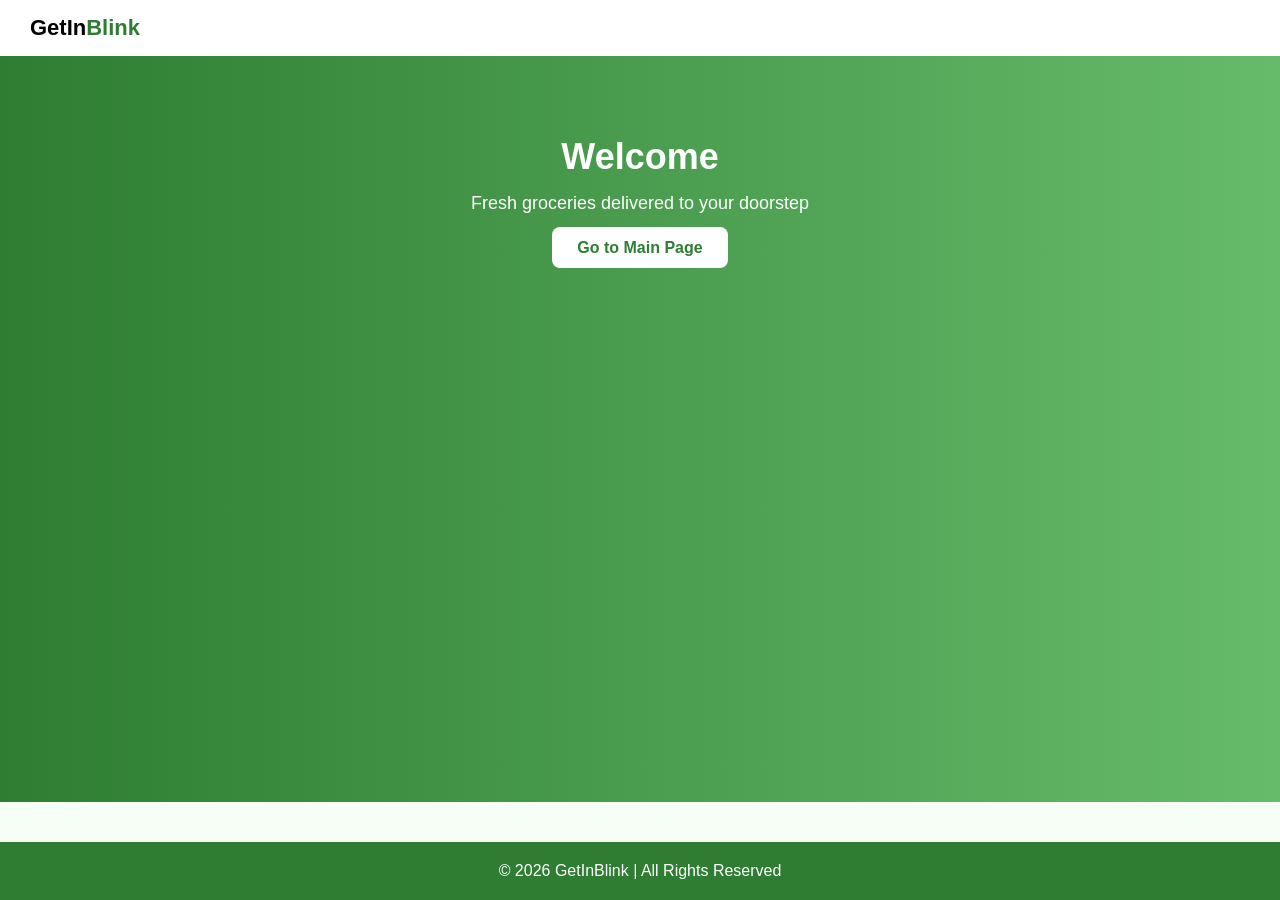
<file: index.html>
<!DOCTYPE html>
<html>
<head>
  <title>My Site</title>
  <link rel="stylesheet" href="./style.css">
</head>
<body>

  <!-- HEADER -->
  <div class="header">
    <div class="logo">GetIn<span>Blink</span></div>
  </div>

  <!-- HERO SECTION -->
  <div class="hero">
    <h1>Welcome</h1>
    <p>Fresh groceries delivered to your doorstep</p>
    <a href="./Main/index.html">Go to Main Page</a>
  </div>

  <!-- FOOTER -->
  <div class="footer">
    © 2026 GetInBlink | All Rights Reserved
  </div>

</body>
</html>
</file>
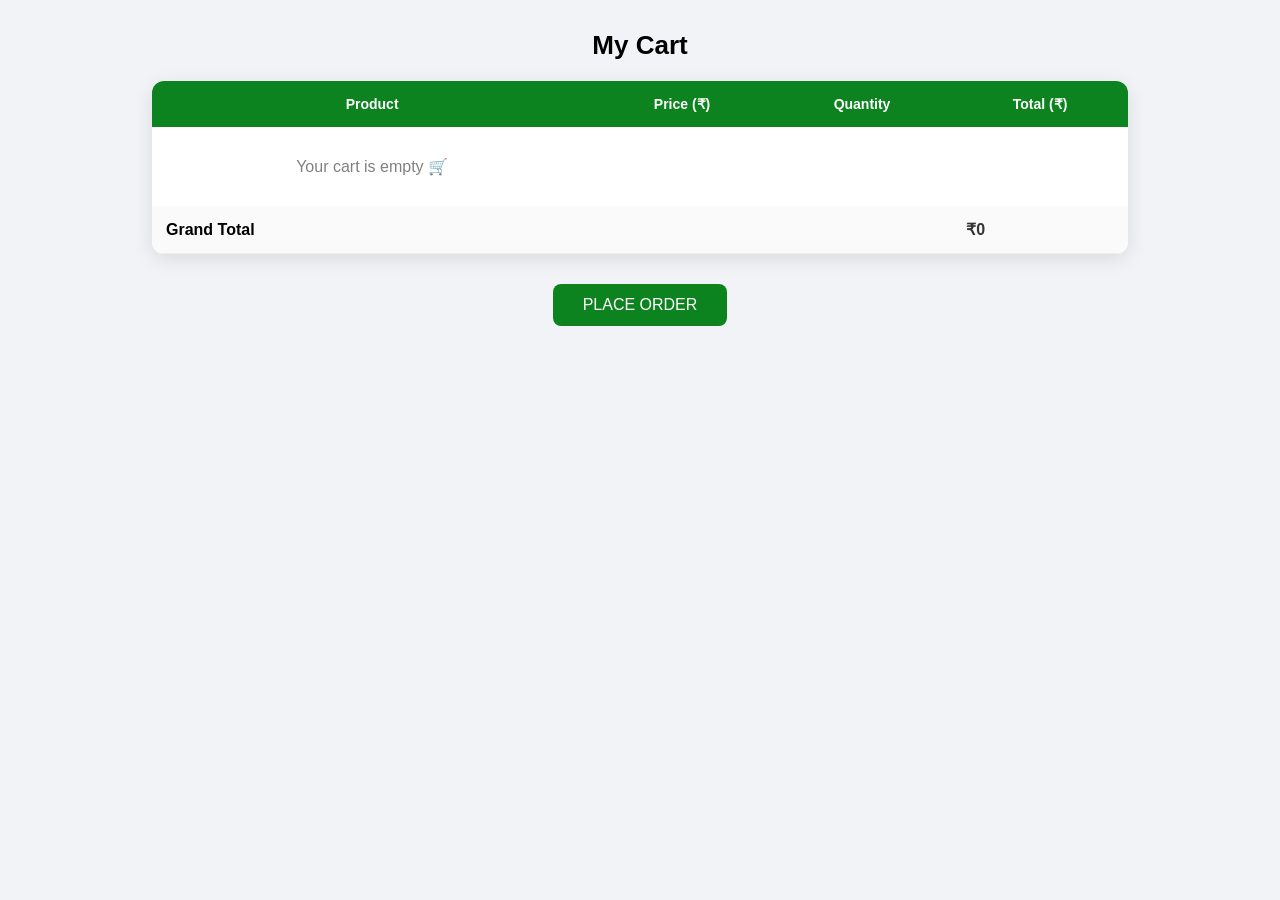
<file: Cart/Index.html>
<!DOCTYPE html>
<html lang="en">
<head>
    <meta charset="UTF-8">
    <title>My Cart</title>
    <link rel="stylesheet" href="./style.css">
</head>
<body>
<h2>My Cart</h2>
<table>
    <thead>
        <tr>
            <th>Product</th>
            <th>Price (₹)</th>
            <th>Quantity</th>
            <th>Total (₹)</th>
        </tr>
    </thead>
    <tbody id="cart-items"></tbody>
    <tfoot>
        <tr>
            <td colspan="3" class="total">Grand Total</td>
            <td class="total" id="grand-total">₹0</td>
        </tr>
    </tfoot>
</table>
<button onclick="clearCart()">PLACE ORDER</button>


<script src="./script.js"></script>
</body>
</html>
</file>
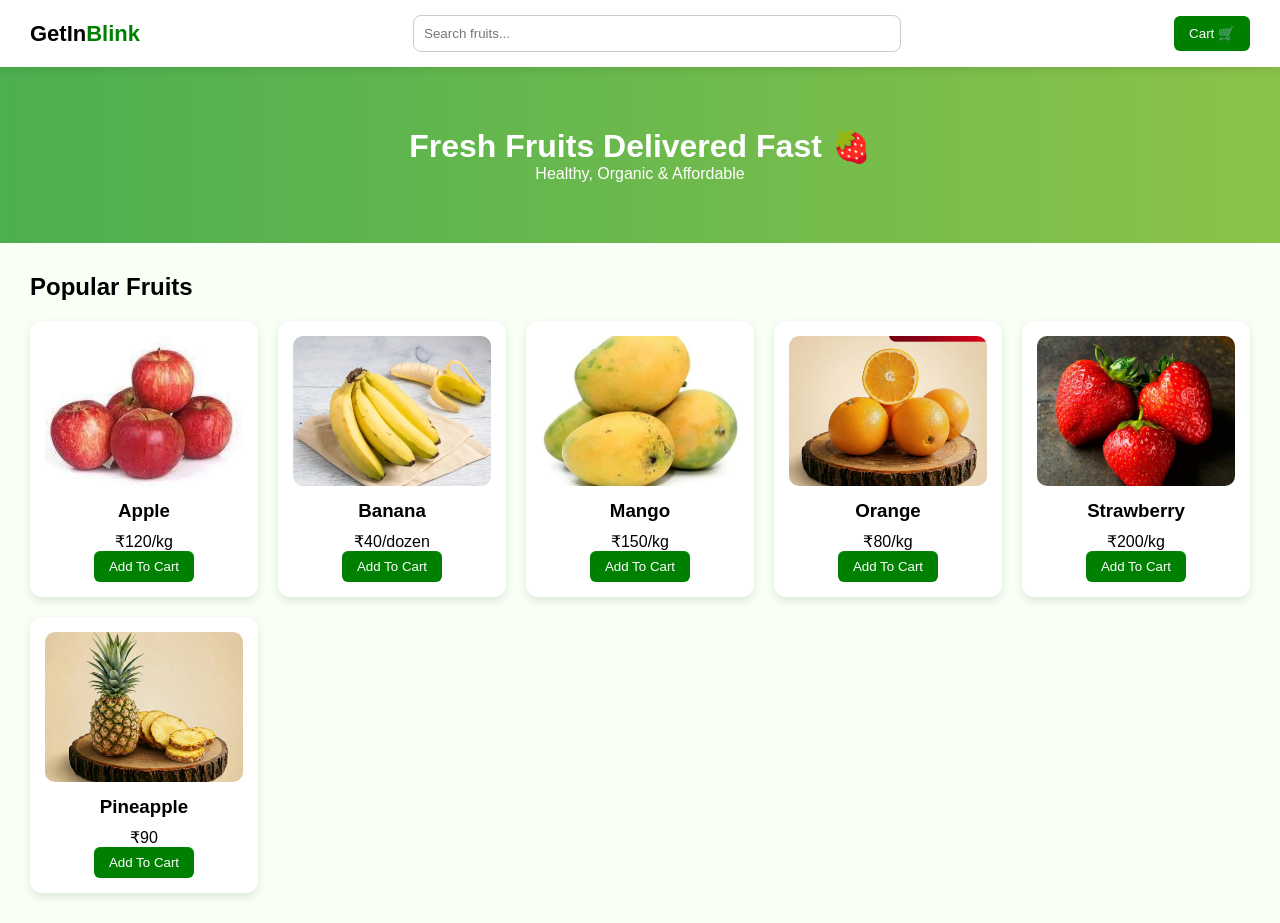
<file: fruit/Index.html>
<!DOCTYPE html>
<html lang="en">
<head>
<meta charset="UTF-8">
<meta name="viewport" content="width=device-width, initial-scale=1.0">
<title>Fresh Fruits Store</title>
<link rel="stylesheet" href="./style.css">
</head>

<body>

<!-- HEADER -->
<header class="header">
    <div class="logo">GetIn<span>Blink</span></div>
    <input type="text" placeholder="Search fruits..." class="search">
    <a href="../Cart/Index.html"><button class="cart">Cart 🛒</button></a>
</header>

<!-- HERO -->
<section class="hero">
    <h1>Fresh Fruits Delivered Fast 🍓</h1>
    <p>Healthy, Organic & Affordable</p>
</section>

<!-- PRODUCTS -->
<section class="products">

    <h2>Popular Fruits</h2>

    <div class="grid">

        <div class="card">
            <img src="./image/apple.jpeg">
            <h3>Apple</h3>
            <p>₹120/kg</p>
            <button id="add_cart" onclick="addToCart('Apple', 120)">Add To Cart</button>
        </div>

        <div class="card">
            <img src="./image/banana.webp">
            <h3>Banana</h3>
            <p>₹40/dozen</p>
            <button id="add_cart" onclick="addToCart('Banana', 40)">Add To Cart</button>
        </div>

        <div class="card">
            <img src="./image/mango.webp">
            <h3>Mango</h3>
            <p>₹150/kg</p>
            <button id="add_cart" onclick="addToCart('Mango', 150)">Add To Cart</button>
        </div>

        <div class="card">
            <img src="./image/orange.webp">
            <h3>Orange</h3>
            <p>₹80/kg</p>
            <button id="add_cart" onclick="addToCart('Orange', 80)">Add To Cart</button>
        </div>

        <div class="card">
            <img src="./image/strawberry.webp">
            <h3>Strawberry</h3>
            <p>₹200/kg</p>
            <button id="add_cart" onclick="addToCart('Strawberry', 200)">Add To Cart</button>
        </div>

        <div class="card">
            <img src="./image/pinapple.webp">
            <h3>Pineapple</h3>
            <p>₹90</p>
            <button id="add_cart" onclick="addToCart('Pineapple', 90)">Add To Cart</button>
        </div>

    </div>

</section>
<script>
    // Load cart from localStorage or create empty cart
let cart = JSON.parse(localStorage.getItem("cart")) || [];

function addToCart(productName, price) {
    // Check if product already exists
    let existingProduct = cart.find(item => item.name === productName);

    if (existingProduct) {
        existingProduct.quantity += 1;
    } else {
        cart.push({
            name: productName,
            price: price,
            quantity: 1
        });
    }

    // Save to localStorage
    localStorage.setItem("cart", JSON.stringify(cart));

    alert(productName + " added to cart!");
    console.log(cart);
}

</script>
</body>
</html>
</file>
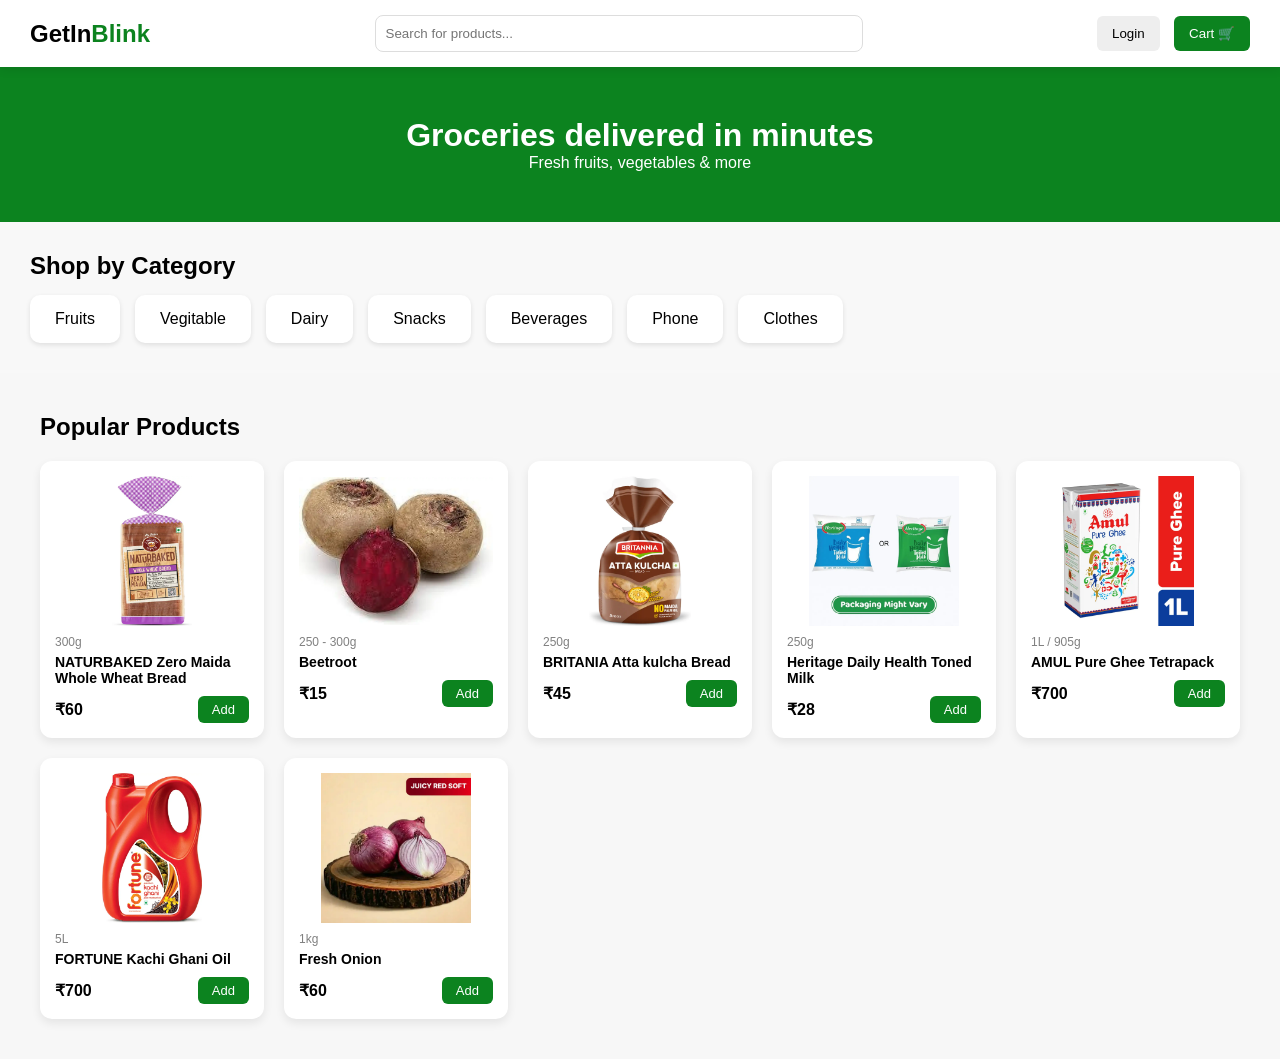
<file: Main/index.html>
<!DOCTYPE html>
<html lang="en">
<head>
    <meta charset="UTF-8">
    <meta name="viewport" content="width=device-width, initial-scale=1.0">
    <title>Get In Blink</title>
    <link rel="stylesheet" href="style.css">
</head>
<body>

<!-- HEADER -->
<header class="header">
    <div class="logo">GetIn<span>Blink</span></div>
    
    <input type="text" placeholder="Search for products..." class="search">

    <div class="header-right">
        <button class="login">Login</button>
        <a href="../Cart/Index.html"><button class="cart">Cart 🛒</button></a>
    </div>
</header>

<!-- BANNER -->
<section class="banner">
    <h1>Groceries delivered in minutes</h1>
    <p>Fresh fruits, vegetables & more</p>
</section>

<!-- CATEGORIES -->
<section class="categories">
    <h2>Shop by Category</h2>
    <div class="category-container">
        <a href="../fruit/Index.html" class="category">Fruits</a>
        <a href="../vegitable/index.html" class="category">Vegitable</a>
        <div class="category">Dairy</div>
        <div class="category">Snacks</div>
        <div class="category">Beverages</div>
        <a href="../Phone/Phone/index.html" class="category">Phone</a>
        <div class="category">Clothes</div>
    </div>
</section>

<!-- PRODUCTS -->
<div class="products">
    <h2 class="products_heading">Popular Products</h2>
    <div class="product-grid">
        
        <div class="product-card">
            <img src="./image/Bread Image.webp">
            <p class="weight">300g</p>
            <h3>NATURBAKED Zero Maida Whole Wheat Bread</h3>
            <div class="price-cart">
                <p>₹60</p>
                <button onclick="addToCart('Bread', 60)">Add</button>
            </div>
        </div>

        <div class="product-card">
            <img src="./image/Beetroot image.webp">
            <p class="weight">250 - 300g</p>
            <h3>Beetroot</h3>
            <div class="price-cart">
                <p>₹15</p>
                <button onclick="addToCart('Beetroot', 15)">Add</button>
            </div>
        </div>

        <div class="product-card">
            <img src="./image/Kulcha Image.webp">
            <p class="weight">250g</p>
            <h3>BRITANIA Atta kulcha Bread</h3>
            <div class="price-cart">
                <p>₹45</p>
                <button onclick="addToCart('kulcha', 45)">Add</button>
            </div>
        </div>

        <div class="product-card">
            <img src="./image/Milk Image.webp">
            <p class="weight">250g</p>
            <h3>Heritage Daily Health Toned Milk</h3>
            <div class="price-cart">
                <p>₹28</p>
                <button onclick="addToCart('Milk', 28)">Add</button>
            </div>
        </div>

        <div class="product-card">
            <img src="./image/Ghee Image.webp">
            <p class="weight">1L / 905g</p>
            <h3>AMUL Pure Ghee Tetrapack</h3>
            <div class="price-cart">
                <p>₹700</p>
                <button onclick="addToCart('Ghee', 700)">Add</button>
            </div>
        </div>

        <div class="product-card">
            <img src="./image/oil Image.webp">
            <p class="weight">5L</p>
            <h3>FORTUNE Kachi Ghani Oil</h3>
            <div class="price-cart">
                <p>₹700</p>
                <button onclick="addToCart('Oil', 700)">Add</button>
            </div>
        </div>

        <div class="product-card">
            <img src="./image/Onion Image.webp">
            <p class="weight">1kg</p>
            <h3>Fresh Onion</h3>
            <div class="price-cart">
                <p>₹60</p>
                <button onclick="addToCart('Onion', 60)">Add</button>
            </div>
        </div>

    </div>
</div>
<script>
function addToCart(name, price) {
    let cart = JSON.parse(localStorage.getItem("cart")) || [];

    let existingProduct = cart.find(item => item.name === name);

    if (existingProduct) {
        existingProduct.quantity += 1;
    } else {
        cart.push({
            name: name,
            price: price,
            quantity: 1
        });
    }

    localStorage.setItem("cart", JSON.stringify(cart));
    alert(name + " added to cart");
}
</script>

</body>
</html>
</file>
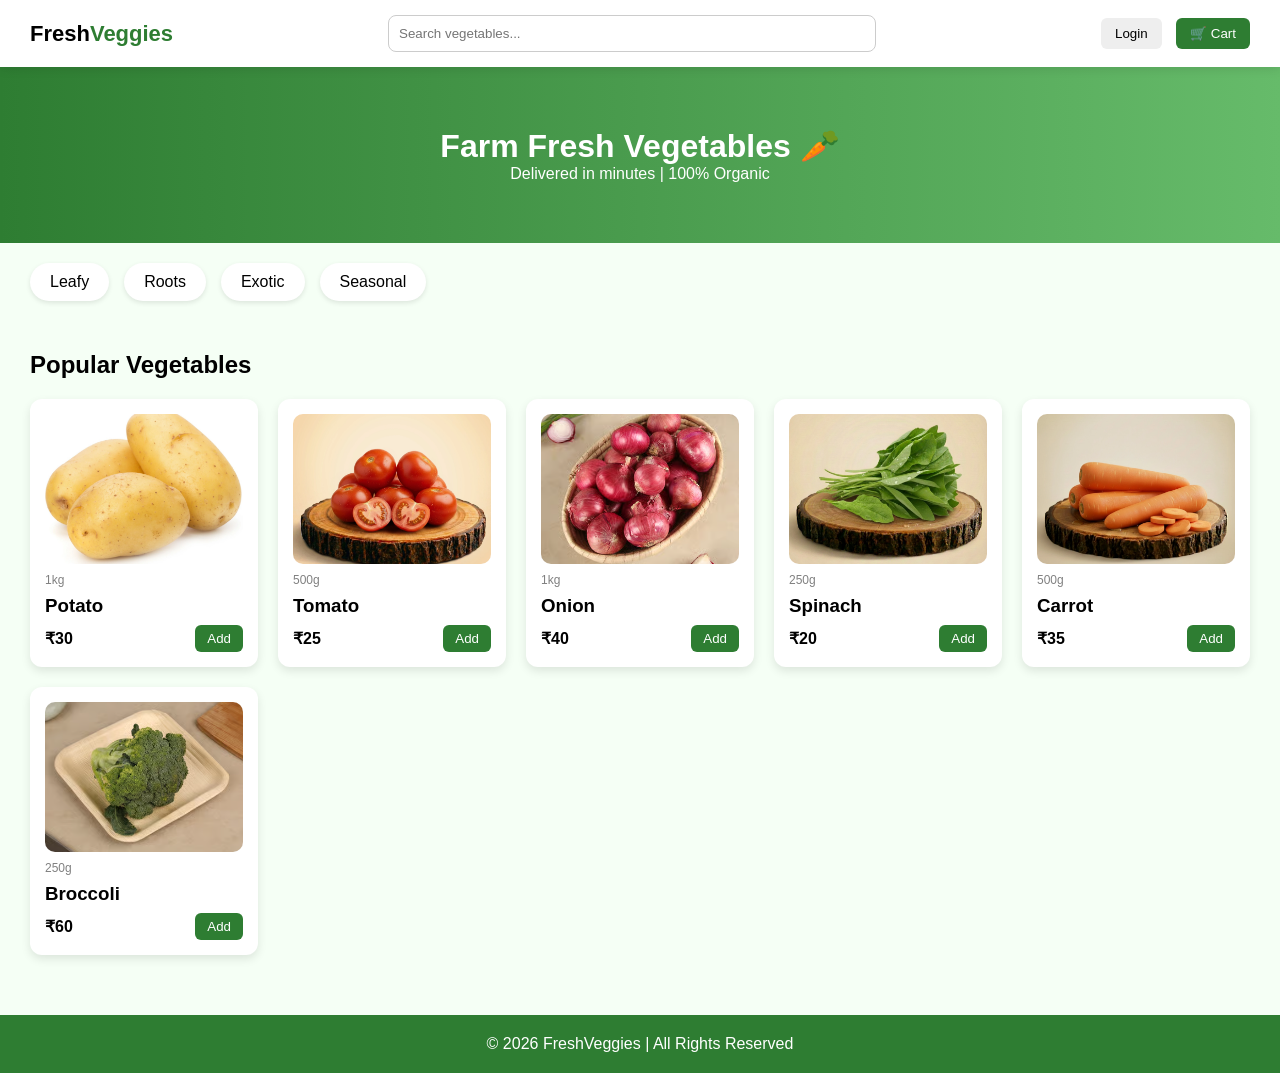
<file: vegitable/index.html>
<!DOCTYPE html>
<html lang="en">
<head>
<meta charset="UTF-8">
<meta name="viewport" content="width=device-width, initial-scale=1.0">
<title>Fresh Vegetables</title>
<link rel="stylesheet" href="style.css">
</head>

<body>

<!-- HEADER -->
<header class="header">
    <div class="logo">Fresh<span>Veggies</span></div>
    <input type="text" placeholder="Search vegetables..." class="search">
    <div class="header-btns">
        <button class="login">Login</button>
        <a href="../Cart/Index.html"><button class="cart">🛒 Cart</button></a>
    </div>
</header>

<!-- HERO -->
<section class="hero">
    <h1>Farm Fresh Vegetables 🥕</h1>
    <p>Delivered in minutes | 100% Organic</p>
</section>

<!-- CATEGORY -->
<section class="categories">
    <div class="cat">Leafy</div>
    <div class="cat">Roots</div>
    <div class="cat">Exotic</div>
    <div class="cat">Seasonal</div>
</section>

<!-- PRODUCTS -->
<section class="products">
    <h2>Popular Vegetables</h2>

    <div class="grid">

        <div class="card">
            <img src="./image/potato.webp">
            <p class="weight">1kg</p>
            <h3>Potato</h3>
            <div class="price-row">
                <span>₹30</span>
                <button onclick="addToCart('Potato', 30)" >Add</button>
            </div>
        </div>

        <div class="card">
            <img src="./image/tomato.webp">
            <p class="weight">500g</p>
            <h3>Tomato</h3>
            <div class="price-row">
                <span>₹25</span>
                <button onclick="addToCart('Tomato', 25)">Add</button>
            </div>
        </div>

        <div class="card">
            <img src="./image/onion.avif">
            <p class="weight">1kg</p>
            <h3>Onion</h3>
            <div class="price-row">
                <span>₹40</span>
                <button onclick="addToCart('Onion', 40)" >Add</button>
            </div>
        </div>

        <div class="card">
            <img src="./image/spnich.webp">
            <p class="weight">250g</p>
            <h3>Spinach</h3>
            <div class="price-row">
                <span>₹20</span>
                <button onclick="addToCart('Spinach', 20)" >Add</button>
            </div>
        </div>

        <div class="card">
            <img src="./image/carrot.webp">
            <p class="weight">500g</p>
            <h3>Carrot</h3>
            <div class="price-row">
                <span>₹35</span>
                <button onclick="addToCart('Carrot', 35)" >Add</button>
            </div>
        </div>

        <div class="card">
            <img src="./image/broccoli.avif">
            <p class="weight">250g</p>
            <h3>Broccoli</h3>
            <div class="price-row">
                <span>₹60</span>
                <button onclick="addToCart('Broccoli', 60)" >Add</button>
            </div>
        </div>

    </div>
</section>

<!-- FOOTER -->
<footer class="footer">
    <p>© 2026 FreshVeggies | All Rights Reserved</p>
</footer>
<script src="./script.js"></script>
</body>
</html>
</file>
<file: style.css>
/* RESET */
    *{
        margin:0;
        padding:0;
        box-sizing:border-box;
        font-family:Arial;
    }

    body{
    background:#f5fff5;
    min-height:100vh;
    display:flex;
    flex-direction:column;
    }

    .hero{
    flex:1; /* pushes footer down */
    }
    /* HEADER */
    .header{
        display:flex;
        justify-content:space-between;
        align-items:center;
        padding:15px 30px;
        background:white;
        box-shadow:0 2px 10px rgba(0,0,0,0.1);
    }

    .logo{
        font-size:22px;
        font-weight:bold;
    }

    .logo span{
        color:#2e7d32;
    }

    /* HERO */
    .hero{
        background:linear-gradient(to right,#2e7d32,#66bb6a);
        color:white;
        text-align:center;
        padding:80px 20px;
    }

    .hero h1{
        font-size:36px;
        margin-bottom:15px;
    }

    .hero p{
        margin-bottom:25px;
        font-size:18px;
    }

    .hero a{
        text-decoration:none;
        background:white;
        color:#2e7d32;
        padding:12px 25px;
        border-radius:8px;
        font-weight:bold;
        transition:0.3s;
    }

    .hero a:hover{
        background:#e8f5e9;
    }

    /* FOOTER */
    .footer{
        text-align:center;
        padding:20px;
        background:#2e7d32;
        color:white;
        margin-top:40px;
    }
</file>
<file: Cart/style.css>
/* RESET */
* {
    margin: 0;
    padding: 0;
    box-sizing: border-box;
    font-family: Arial, sans-serif;
}

body {
    background: #f1f3f6;
    padding: 30px;
}

/* TITLE */
h2 {
    text-align: center;
    margin-bottom: 20px;
    font-size: 26px;
}

/* TABLE CONTAINER */
table {
    width: 80%;
    margin: auto;
    border-collapse: collapse;
    background: white;
    border-radius: 12px;
    overflow: hidden;
    box-shadow: 0 5px 20px rgba(0,0,0,0.1);
}

/* HEADER */
thead {
    background: #0c831f;
    color: white;
}

th {
    padding: 15px;
    font-size: 14px;
}

/* BODY */
td {
    padding: 14px;
    border-bottom: 1px solid #eee;
    font-size: 14px;
}

/* ROW HOVER */
tbody tr:hover {
    background: #f9f9f9;
}

/* TOTAL ROW */
tfoot {
    background: #fafafa;
}

.total {
    font-weight: bold;
    font-size: 16px;
}

/* PRICE COLOR */
td:nth-child(2),
td:nth-child(4) {
    font-weight: bold;
    color: #333;
}

/* BUTTON */
button {
    display: block;
    margin: 30px auto;
    padding: 12px 30px;
    background: #0c831f;
    color: white;
    border: none;
    border-radius: 8px;
    cursor: pointer;
    font-size: 16px;
    transition: 0.3s;
}

button:hover {
    background: #0a6e19;
    transform: scale(1.05);
}

/* EMPTY CART MESSAGE */
#cart-items:empty::before {
    content: "Your cart is empty 🛒";
    display: block;
    text-align: center;
    padding: 30px;
    color: gray;
}

/* MOBILE */
@media (max-width: 768px) {
    table {
        width: 100%;
    }

    th, td {
        padding: 10px;
        font-size: 12px;
    }
}
</file>
<file: fruit/style.css>
/* RESET */
*{
    margin:0;
    padding:0;
    box-sizing:border-box;
    font-family:Arial;
}

body{
    background:#f8fff5;
}

/* HEADER */
.header{
    display:flex;
    justify-content:space-between;
    align-items:center;
    padding:15px 30px;
    background:white;
    box-shadow:0 2px 10px rgba(0,0,0,0.1);
    position:sticky;
    top:0;
}

.logo{
    font-size:22px;
    font-weight:bold;
}

.logo span{
    color:green;
}

.search{
    width:40%;
    padding:10px;
    border-radius:8px;
    border:1px solid #ccc;
}

.cart{
    background:green;
    color:white;
    border:none;
    padding:10px 15px;
    border-radius:6px;
}

/* HERO */
.hero{
    background:linear-gradient(to right, #4caf50, #8bc34a);
    color:white;
    text-align:center;
    padding:60px 20px;
}

.hero h1{
    font-size:32px;
}

/* PRODUCTS */
.products{
    padding:30px;
}

.products h2{
    margin-bottom:20px;
}

/* GRID */
.grid{
    display:grid;
    grid-template-columns:repeat(auto-fill,minmax(200px,1fr));
    gap:20px;
}

/* CARD */
.card{
    background:white;
    padding:15px;
    border-radius:12px;
    text-align:center;
    box-shadow:0 4px 10px rgba(0,0,0,0.1);
    transition:0.3s;
}

.card:hover{
    transform:translateY(-5px);
}

/* IMAGE */
.card img{
    width:100%;
    height:150px;
    object-fit:cover;
    border-radius:10px;
}

/* TEXT */
.card h3{
    margin:10px 0;
}

/* BUTTON */
.card button{
    background:green;
    color:white;
    border:none;
    padding:8px 15px;
    border-radius:6px;
    cursor:pointer;
}

.card button:hover{
    background:darkgreen;
}

/* MOBILE */
@media(max-width:768px){
    .search{
        width:60%;
    }
}
</file>
<file: Main/style.css>
* {
    margin: 0;
    padding: 0;
    box-sizing: border-box;
    font-family: Arial, sans-serif;
}

body {
    background: #f8f8f8;
}

/* HEADER */
.header {
    display: flex;
    justify-content: space-between;
    align-items: center;
    padding: 15px 30px;
    background: #fff;
    position: sticky;
    top: 0;
    box-shadow: 0 2px 10px rgba(0,0,0,0.1);
}

.logo {
    font-size: 24px;
    font-weight: bold;
}

.logo span {
    color: #0c831f;
}

.search {
    width: 40%;
    padding: 10px;
    border-radius: 8px;
    border: 1px solid #ddd;
}

.header-right button {
    margin-left: 10px;
    padding: 10px 15px;
    border: none;
    cursor: pointer;
    border-radius: 6px;
}

.login {
    background: #eee;
}

.cart {
    background: #0c831f;
    color: white;
}

/* BANNER */
.banner {
    background: #0c831f;
    color: white;
    text-align: center;
    padding: 50px 20px;
}

.banner h1 {
    font-size: 32px;
}

/* CATEGORIES */
.categories {
    padding: 30px;
}

.category-container {
    display: flex;
    gap: 15px;
    margin-top: 15px;
}

.category {
    background: white;
    padding: 15px 25px;
    border-radius: 10px;
    cursor: pointer;
    box-shadow: 0 2px 5px rgba(0,0,0,0.1);
    text-decoration: none;
    color: black;
}
.products {
    padding: 40px;
    background: #f7f7f7;
}

.products_heading {
    font-size: 24px;
    margin-bottom: 20px;
    font-weight: 600;
}

/* GRID */
.product-grid {
    display: grid;
    grid-template-columns: repeat(auto-fill, minmax(220px, 1fr));
    gap: 20px;
}

/* CARD */
.product-card {
    background: white;
    padding: 15px;
    border-radius: 12px;
    transition: 0.3s;
    box-shadow: 0 4px 10px rgba(0,0,0,0.08);
}

.product-card:hover {
    transform: translateY(-5px);
}

/* IMAGE */
.product-card img {
    width: 100%;
    height: 150px;
    object-fit: contain;
}

/* TEXT */
.weight {
    font-size: 12px;
    color: gray;
    margin: 5px 0;
}

.product-card h3 {
    font-size: 14px;
    margin: 5px 0 10px;
}

/* PRICE + BUTTON */
.price-cart {
    display: flex;
    justify-content: space-between;
    align-items: center;
}

.price-cart p {
    font-weight: bold;
    font-size: 16px;
}

.price-cart button {
    background: #0c831f;
    color: white;
    border: none;
    padding: 6px 14px;
    border-radius: 6px;
    cursor: pointer;
    font-size: 13px;
}

.price-cart button:hover {
    background: #0a6e19;
}
</file>
<file: vegitable/style.css>
/* RESET */
*{
    margin:0;
    padding:0;
    box-sizing:border-box;
    font-family:Arial;
}

body{
    background:#f5fff5;
}

/* HEADER */
.header{
    display:flex;
    justify-content:space-between;
    align-items:center;
    padding:15px 30px;
    background:white;
    box-shadow:0 2px 10px rgba(0,0,0,0.1);
    position:sticky;
    top:0;
}

.logo{
    font-size:22px;
    font-weight:bold;
}

.logo span{
    color:#2e7d32;
}

.search{
    width:40%;
    padding:10px;
    border-radius:8px;
    border:1px solid #ccc;
}

.header-btns button{
    margin-left:10px;
    padding:8px 14px;
    border:none;
    border-radius:6px;
    cursor:pointer;
}

.login{
    background:#eee;
}

.cart{
    background:#2e7d32;
    color:white;
}

/* HERO */
.hero{
    background:linear-gradient(to right,#2e7d32,#66bb6a);
    color:white;
    text-align:center;
    padding:60px 20px;
}

.hero h1{
    font-size:32px;
}

/* CATEGORY */
.categories{
    display:flex;
    gap:15px;
    padding:20px 30px;
}

.cat{
    background:white;
    padding:10px 20px;
    border-radius:20px;
    box-shadow:0 2px 5px rgba(0,0,0,0.1);
    cursor:pointer;
}

/* PRODUCTS */
.products{
    padding:30px;
}

.products h2{
    margin-bottom:20px;
}

/* GRID */
.grid{
    display:grid;
    grid-template-columns:repeat(auto-fill,minmax(200px,1fr));
    gap:20px;
}

/* CARD */
.card{
    background:white;
    padding:15px;
    border-radius:12px;
    box-shadow:0 4px 10px rgba(0,0,0,0.1);
    transition:0.3s;
}

.card:hover{
    transform:translateY(-5px);
}

/* IMAGE */
.card img{
    width:100%;
    height:150px;
    object-fit:cover;
    border-radius:10px;
}

/* TEXT */
.weight{
    font-size:12px;
    color:gray;
    margin-top:5px;
}

.card h3{
    margin:8px 0;
}

/* PRICE */
.price-row{
    display:flex;
    justify-content:space-between;
    align-items:center;
}

.price-row span{
    font-weight:bold;
}

/* BUTTON */
.price-row button{
    background:#2e7d32;
    color:white;
    border:none;
    padding:6px 12px;
    border-radius:6px;
    cursor:pointer;
}

.price-row button:hover{
    background:#1b5e20;
}

/* FOOTER */
.footer{
    text-align:center;
    padding:20px;
    background:#2e7d32;
    color:white;
    margin-top:30px;
}

/* MOBILE */
@media(max-width:768px){
    .search{
        width:60%;
    }

    .categories{
        overflow-x:auto;
    }
}
</file>
